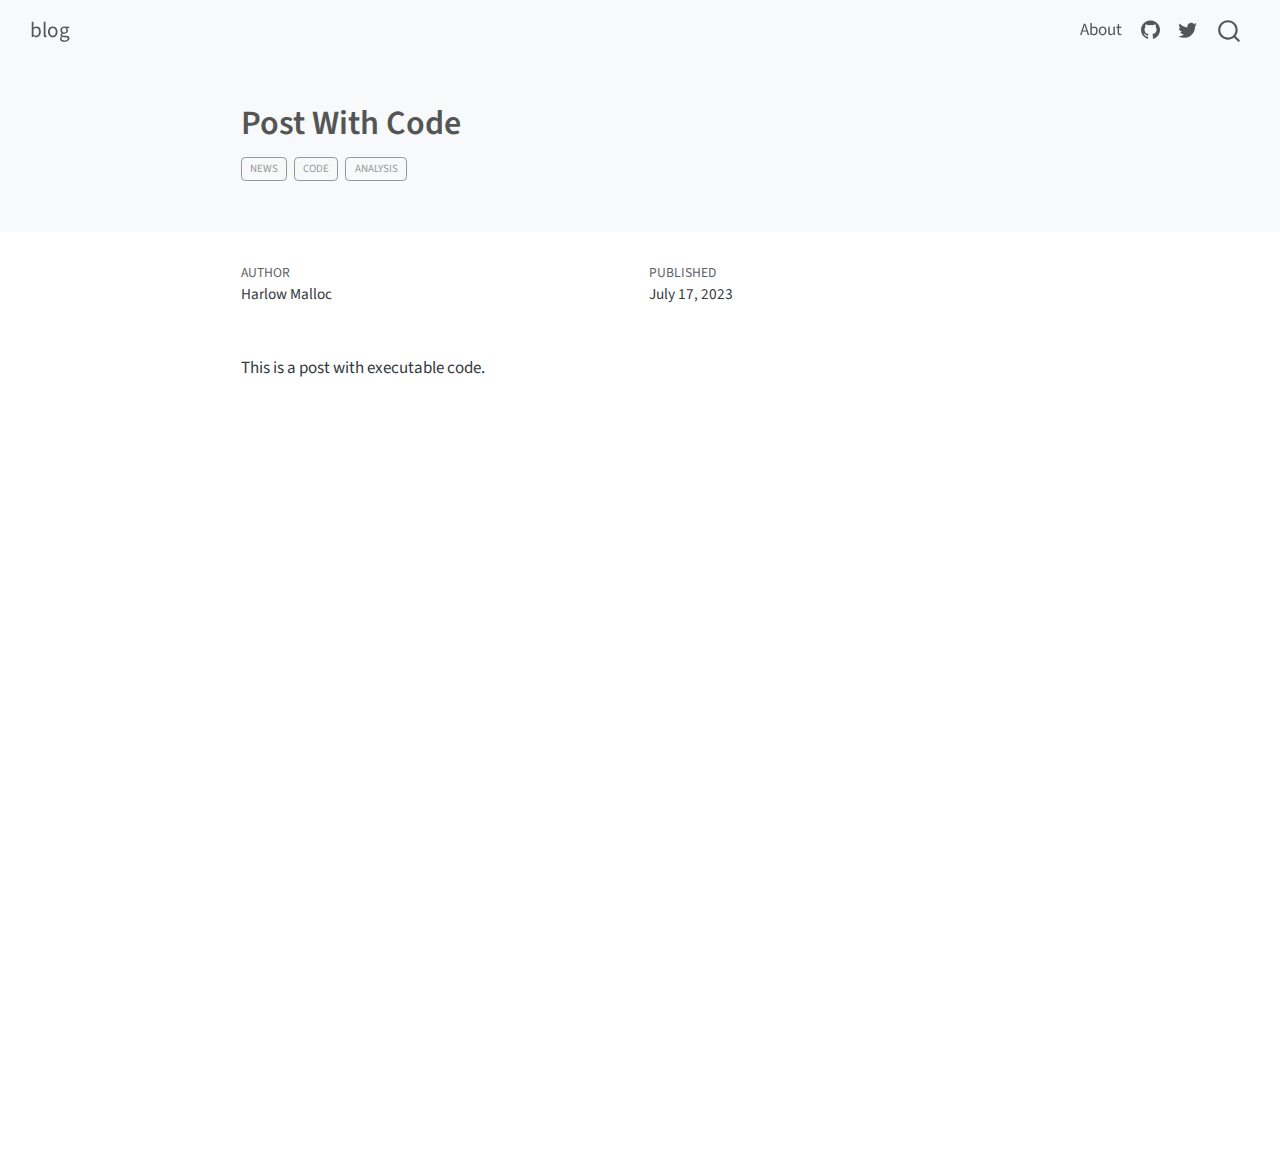
<file: posts/post-with-code/index.html>
<!DOCTYPE html>
<html xmlns="http://www.w3.org/1999/xhtml" lang="en" xml:lang="en"><head>

<meta charset="utf-8">
<meta name="generator" content="quarto-1.4.550">

<meta name="viewport" content="width=device-width, initial-scale=1.0, user-scalable=yes">

<meta name="author" content="Harlow Malloc">
<meta name="dcterms.date" content="2023-07-17">

<title>blog - Post With Code</title>
<style>
code{white-space: pre-wrap;}
span.smallcaps{font-variant: small-caps;}
div.columns{display: flex; gap: min(4vw, 1.5em);}
div.column{flex: auto; overflow-x: auto;}
div.hanging-indent{margin-left: 1.5em; text-indent: -1.5em;}
ul.task-list{list-style: none;}
ul.task-list li input[type="checkbox"] {
  width: 0.8em;
  margin: 0 0.8em 0.2em -1em; /* quarto-specific, see https://github.com/quarto-dev/quarto-cli/issues/4556 */ 
  vertical-align: middle;
}
</style>


<script src="../../site_libs/quarto-nav/quarto-nav.js"></script>
<script src="../../site_libs/quarto-nav/headroom.min.js"></script>
<script src="../../site_libs/clipboard/clipboard.min.js"></script>
<script src="../../site_libs/quarto-search/autocomplete.umd.js"></script>
<script src="../../site_libs/quarto-search/fuse.min.js"></script>
<script src="../../site_libs/quarto-search/quarto-search.js"></script>
<meta name="quarto:offset" content="../../">
<script src="../../site_libs/quarto-html/quarto.js"></script>
<script src="../../site_libs/quarto-html/popper.min.js"></script>
<script src="../../site_libs/quarto-html/tippy.umd.min.js"></script>
<script src="../../site_libs/quarto-html/anchor.min.js"></script>
<link href="../../site_libs/quarto-html/tippy.css" rel="stylesheet">
<link href="../../site_libs/quarto-html/quarto-syntax-highlighting.css" rel="stylesheet" id="quarto-text-highlighting-styles">
<script src="../../site_libs/bootstrap/bootstrap.min.js"></script>
<link href="../../site_libs/bootstrap/bootstrap-icons.css" rel="stylesheet">
<link href="../../site_libs/bootstrap/bootstrap.min.css" rel="stylesheet" id="quarto-bootstrap" data-mode="light">
<script id="quarto-search-options" type="application/json">{
  "location": "navbar",
  "copy-button": false,
  "collapse-after": 3,
  "panel-placement": "end",
  "type": "overlay",
  "limit": 50,
  "keyboard-shortcut": [
    "f",
    "/",
    "s"
  ],
  "show-item-context": false,
  "language": {
    "search-no-results-text": "No results",
    "search-matching-documents-text": "matching documents",
    "search-copy-link-title": "Copy link to search",
    "search-hide-matches-text": "Hide additional matches",
    "search-more-match-text": "more match in this document",
    "search-more-matches-text": "more matches in this document",
    "search-clear-button-title": "Clear",
    "search-text-placeholder": "",
    "search-detached-cancel-button-title": "Cancel",
    "search-submit-button-title": "Submit",
    "search-label": "Search"
  }
}</script>


<link rel="stylesheet" href="../../styles.css">
</head>

<body class="nav-fixed fullcontent">

<div id="quarto-search-results"></div>
  <header id="quarto-header" class="headroom fixed-top quarto-banner">
    <nav class="navbar navbar-expand-lg " data-bs-theme="dark">
      <div class="navbar-container container-fluid">
      <div class="navbar-brand-container mx-auto">
    <a class="navbar-brand" href="../../index.html">
    <span class="navbar-title">blog</span>
    </a>
  </div>
            <div id="quarto-search" class="" title="Search"></div>
          <button class="navbar-toggler" type="button" data-bs-toggle="collapse" data-bs-target="#navbarCollapse" aria-controls="navbarCollapse" aria-expanded="false" aria-label="Toggle navigation" onclick="if (window.quartoToggleHeadroom) { window.quartoToggleHeadroom(); }">
  <span class="navbar-toggler-icon"></span>
</button>
          <div class="collapse navbar-collapse" id="navbarCollapse">
            <ul class="navbar-nav navbar-nav-scroll ms-auto">
  <li class="nav-item">
    <a class="nav-link" href="../../about.html"> 
<span class="menu-text">About</span></a>
  </li>  
  <li class="nav-item compact">
    <a class="nav-link" href="https://github.com/"> <i class="bi bi-github" role="img">
</i> 
<span class="menu-text"></span></a>
  </li>  
  <li class="nav-item compact">
    <a class="nav-link" href="https://twitter.com"> <i class="bi bi-twitter" role="img">
</i> 
<span class="menu-text"></span></a>
  </li>  
</ul>
          </div> <!-- /navcollapse -->
          <div class="quarto-navbar-tools">
</div>
      </div> <!-- /container-fluid -->
    </nav>
</header>
<!-- content -->
<header id="title-block-header" class="quarto-title-block default page-columns page-full">
  <div class="quarto-title-banner page-columns page-full">
    <div class="quarto-title column-body">
      <h1 class="title">Post With Code</h1>
                                <div class="quarto-categories">
                <div class="quarto-category">news</div>
                <div class="quarto-category">code</div>
                <div class="quarto-category">analysis</div>
              </div>
                  </div>
  </div>
    
  
  <div class="quarto-title-meta">

      <div>
      <div class="quarto-title-meta-heading">Author</div>
      <div class="quarto-title-meta-contents">
               <p>Harlow Malloc </p>
            </div>
    </div>
      
      <div>
      <div class="quarto-title-meta-heading">Published</div>
      <div class="quarto-title-meta-contents">
        <p class="date">July 17, 2023</p>
      </div>
    </div>
    
      
    </div>
    
  
  </header><div id="quarto-content" class="quarto-container page-columns page-rows-contents page-layout-article page-navbar">
<!-- sidebar -->
<!-- margin-sidebar -->
    
<!-- main -->
<main class="content quarto-banner-title-block" id="quarto-document-content">





<p>This is a post with executable code.</p>



</main> <!-- /main -->
<script id="quarto-html-after-body" type="application/javascript">
window.document.addEventListener("DOMContentLoaded", function (event) {
  const toggleBodyColorMode = (bsSheetEl) => {
    const mode = bsSheetEl.getAttribute("data-mode");
    const bodyEl = window.document.querySelector("body");
    if (mode === "dark") {
      bodyEl.classList.add("quarto-dark");
      bodyEl.classList.remove("quarto-light");
    } else {
      bodyEl.classList.add("quarto-light");
      bodyEl.classList.remove("quarto-dark");
    }
  }
  const toggleBodyColorPrimary = () => {
    const bsSheetEl = window.document.querySelector("link#quarto-bootstrap");
    if (bsSheetEl) {
      toggleBodyColorMode(bsSheetEl);
    }
  }
  toggleBodyColorPrimary();  
  const icon = "";
  const anchorJS = new window.AnchorJS();
  anchorJS.options = {
    placement: 'right',
    icon: icon
  };
  anchorJS.add('.anchored');
  const isCodeAnnotation = (el) => {
    for (const clz of el.classList) {
      if (clz.startsWith('code-annotation-')) {                     
        return true;
      }
    }
    return false;
  }
  const clipboard = new window.ClipboardJS('.code-copy-button', {
    text: function(trigger) {
      const codeEl = trigger.previousElementSibling.cloneNode(true);
      for (const childEl of codeEl.children) {
        if (isCodeAnnotation(childEl)) {
          childEl.remove();
        }
      }
      return codeEl.innerText;
    }
  });
  clipboard.on('success', function(e) {
    // button target
    const button = e.trigger;
    // don't keep focus
    button.blur();
    // flash "checked"
    button.classList.add('code-copy-button-checked');
    var currentTitle = button.getAttribute("title");
    button.setAttribute("title", "Copied!");
    let tooltip;
    if (window.bootstrap) {
      button.setAttribute("data-bs-toggle", "tooltip");
      button.setAttribute("data-bs-placement", "left");
      button.setAttribute("data-bs-title", "Copied!");
      tooltip = new bootstrap.Tooltip(button, 
        { trigger: "manual", 
          customClass: "code-copy-button-tooltip",
          offset: [0, -8]});
      tooltip.show();    
    }
    setTimeout(function() {
      if (tooltip) {
        tooltip.hide();
        button.removeAttribute("data-bs-title");
        button.removeAttribute("data-bs-toggle");
        button.removeAttribute("data-bs-placement");
      }
      button.setAttribute("title", currentTitle);
      button.classList.remove('code-copy-button-checked');
    }, 1000);
    // clear code selection
    e.clearSelection();
  });
  function tippyHover(el, contentFn, onTriggerFn, onUntriggerFn) {
    const config = {
      allowHTML: true,
      maxWidth: 500,
      delay: 100,
      arrow: false,
      appendTo: function(el) {
          return el.parentElement;
      },
      interactive: true,
      interactiveBorder: 10,
      theme: 'quarto',
      placement: 'bottom-start',
    };
    if (contentFn) {
      config.content = contentFn;
    }
    if (onTriggerFn) {
      config.onTrigger = onTriggerFn;
    }
    if (onUntriggerFn) {
      config.onUntrigger = onUntriggerFn;
    }
    window.tippy(el, config); 
  }
  const noterefs = window.document.querySelectorAll('a[role="doc-noteref"]');
  for (var i=0; i<noterefs.length; i++) {
    const ref = noterefs[i];
    tippyHover(ref, function() {
      // use id or data attribute instead here
      let href = ref.getAttribute('data-footnote-href') || ref.getAttribute('href');
      try { href = new URL(href).hash; } catch {}
      const id = href.replace(/^#\/?/, "");
      const note = window.document.getElementById(id);
      return note.innerHTML;
    });
  }
  const xrefs = window.document.querySelectorAll('a.quarto-xref');
  const processXRef = (id, note) => {
    // Strip column container classes
    const stripColumnClz = (el) => {
      el.classList.remove("page-full", "page-columns");
      if (el.children) {
        for (const child of el.children) {
          stripColumnClz(child);
        }
      }
    }
    stripColumnClz(note)
    if (id === null || id.startsWith('sec-')) {
      // Special case sections, only their first couple elements
      const container = document.createElement("div");
      if (note.children && note.children.length > 2) {
        container.appendChild(note.children[0].cloneNode(true));
        for (let i = 1; i < note.children.length; i++) {
          const child = note.children[i];
          if (child.tagName === "P" && child.innerText === "") {
            continue;
          } else {
            container.appendChild(child.cloneNode(true));
            break;
          }
        }
        if (window.Quarto?.typesetMath) {
          window.Quarto.typesetMath(container);
        }
        return container.innerHTML
      } else {
        if (window.Quarto?.typesetMath) {
          window.Quarto.typesetMath(note);
        }
        return note.innerHTML;
      }
    } else {
      // Remove any anchor links if they are present
      const anchorLink = note.querySelector('a.anchorjs-link');
      if (anchorLink) {
        anchorLink.remove();
      }
      if (window.Quarto?.typesetMath) {
        window.Quarto.typesetMath(note);
      }
      // TODO in 1.5, we should make sure this works without a callout special case
      if (note.classList.contains("callout")) {
        return note.outerHTML;
      } else {
        return note.innerHTML;
      }
    }
  }
  for (var i=0; i<xrefs.length; i++) {
    const xref = xrefs[i];
    tippyHover(xref, undefined, function(instance) {
      instance.disable();
      let url = xref.getAttribute('href');
      let hash = undefined; 
      if (url.startsWith('#')) {
        hash = url;
      } else {
        try { hash = new URL(url).hash; } catch {}
      }
      if (hash) {
        const id = hash.replace(/^#\/?/, "");
        const note = window.document.getElementById(id);
        if (note !== null) {
          try {
            const html = processXRef(id, note.cloneNode(true));
            instance.setContent(html);
          } finally {
            instance.enable();
            instance.show();
          }
        } else {
          // See if we can fetch this
          fetch(url.split('#')[0])
          .then(res => res.text())
          .then(html => {
            const parser = new DOMParser();
            const htmlDoc = parser.parseFromString(html, "text/html");
            const note = htmlDoc.getElementById(id);
            if (note !== null) {
              const html = processXRef(id, note);
              instance.setContent(html);
            } 
          }).finally(() => {
            instance.enable();
            instance.show();
          });
        }
      } else {
        // See if we can fetch a full url (with no hash to target)
        // This is a special case and we should probably do some content thinning / targeting
        fetch(url)
        .then(res => res.text())
        .then(html => {
          const parser = new DOMParser();
          const htmlDoc = parser.parseFromString(html, "text/html");
          const note = htmlDoc.querySelector('main.content');
          if (note !== null) {
            // This should only happen for chapter cross references
            // (since there is no id in the URL)
            // remove the first header
            if (note.children.length > 0 && note.children[0].tagName === "HEADER") {
              note.children[0].remove();
            }
            const html = processXRef(null, note);
            instance.setContent(html);
          } 
        }).finally(() => {
          instance.enable();
          instance.show();
        });
      }
    }, function(instance) {
    });
  }
      let selectedAnnoteEl;
      const selectorForAnnotation = ( cell, annotation) => {
        let cellAttr = 'data-code-cell="' + cell + '"';
        let lineAttr = 'data-code-annotation="' +  annotation + '"';
        const selector = 'span[' + cellAttr + '][' + lineAttr + ']';
        return selector;
      }
      const selectCodeLines = (annoteEl) => {
        const doc = window.document;
        const targetCell = annoteEl.getAttribute("data-target-cell");
        const targetAnnotation = annoteEl.getAttribute("data-target-annotation");
        const annoteSpan = window.document.querySelector(selectorForAnnotation(targetCell, targetAnnotation));
        const lines = annoteSpan.getAttribute("data-code-lines").split(",");
        const lineIds = lines.map((line) => {
          return targetCell + "-" + line;
        })
        let top = null;
        let height = null;
        let parent = null;
        if (lineIds.length > 0) {
            //compute the position of the single el (top and bottom and make a div)
            const el = window.document.getElementById(lineIds[0]);
            top = el.offsetTop;
            height = el.offsetHeight;
            parent = el.parentElement.parentElement;
          if (lineIds.length > 1) {
            const lastEl = window.document.getElementById(lineIds[lineIds.length - 1]);
            const bottom = lastEl.offsetTop + lastEl.offsetHeight;
            height = bottom - top;
          }
          if (top !== null && height !== null && parent !== null) {
            // cook up a div (if necessary) and position it 
            let div = window.document.getElementById("code-annotation-line-highlight");
            if (div === null) {
              div = window.document.createElement("div");
              div.setAttribute("id", "code-annotation-line-highlight");
              div.style.position = 'absolute';
              parent.appendChild(div);
            }
            div.style.top = top - 2 + "px";
            div.style.height = height + 4 + "px";
            div.style.left = 0;
            let gutterDiv = window.document.getElementById("code-annotation-line-highlight-gutter");
            if (gutterDiv === null) {
              gutterDiv = window.document.createElement("div");
              gutterDiv.setAttribute("id", "code-annotation-line-highlight-gutter");
              gutterDiv.style.position = 'absolute';
              const codeCell = window.document.getElementById(targetCell);
              const gutter = codeCell.querySelector('.code-annotation-gutter');
              gutter.appendChild(gutterDiv);
            }
            gutterDiv.style.top = top - 2 + "px";
            gutterDiv.style.height = height + 4 + "px";
          }
          selectedAnnoteEl = annoteEl;
        }
      };
      const unselectCodeLines = () => {
        const elementsIds = ["code-annotation-line-highlight", "code-annotation-line-highlight-gutter"];
        elementsIds.forEach((elId) => {
          const div = window.document.getElementById(elId);
          if (div) {
            div.remove();
          }
        });
        selectedAnnoteEl = undefined;
      };
        // Handle positioning of the toggle
    window.addEventListener(
      "resize",
      throttle(() => {
        elRect = undefined;
        if (selectedAnnoteEl) {
          selectCodeLines(selectedAnnoteEl);
        }
      }, 10)
    );
    function throttle(fn, ms) {
    let throttle = false;
    let timer;
      return (...args) => {
        if(!throttle) { // first call gets through
            fn.apply(this, args);
            throttle = true;
        } else { // all the others get throttled
            if(timer) clearTimeout(timer); // cancel #2
            timer = setTimeout(() => {
              fn.apply(this, args);
              timer = throttle = false;
            }, ms);
        }
      };
    }
      // Attach click handler to the DT
      const annoteDls = window.document.querySelectorAll('dt[data-target-cell]');
      for (const annoteDlNode of annoteDls) {
        annoteDlNode.addEventListener('click', (event) => {
          const clickedEl = event.target;
          if (clickedEl !== selectedAnnoteEl) {
            unselectCodeLines();
            const activeEl = window.document.querySelector('dt[data-target-cell].code-annotation-active');
            if (activeEl) {
              activeEl.classList.remove('code-annotation-active');
            }
            selectCodeLines(clickedEl);
            clickedEl.classList.add('code-annotation-active');
          } else {
            // Unselect the line
            unselectCodeLines();
            clickedEl.classList.remove('code-annotation-active');
          }
        });
      }
  const findCites = (el) => {
    const parentEl = el.parentElement;
    if (parentEl) {
      const cites = parentEl.dataset.cites;
      if (cites) {
        return {
          el,
          cites: cites.split(' ')
        };
      } else {
        return findCites(el.parentElement)
      }
    } else {
      return undefined;
    }
  };
  var bibliorefs = window.document.querySelectorAll('a[role="doc-biblioref"]');
  for (var i=0; i<bibliorefs.length; i++) {
    const ref = bibliorefs[i];
    const citeInfo = findCites(ref);
    if (citeInfo) {
      tippyHover(citeInfo.el, function() {
        var popup = window.document.createElement('div');
        citeInfo.cites.forEach(function(cite) {
          var citeDiv = window.document.createElement('div');
          citeDiv.classList.add('hanging-indent');
          citeDiv.classList.add('csl-entry');
          var biblioDiv = window.document.getElementById('ref-' + cite);
          if (biblioDiv) {
            citeDiv.innerHTML = biblioDiv.innerHTML;
          }
          popup.appendChild(citeDiv);
        });
        return popup.innerHTML;
      });
    }
  }
});
</script>
</div> <!-- /content -->




</body></html>
</file>
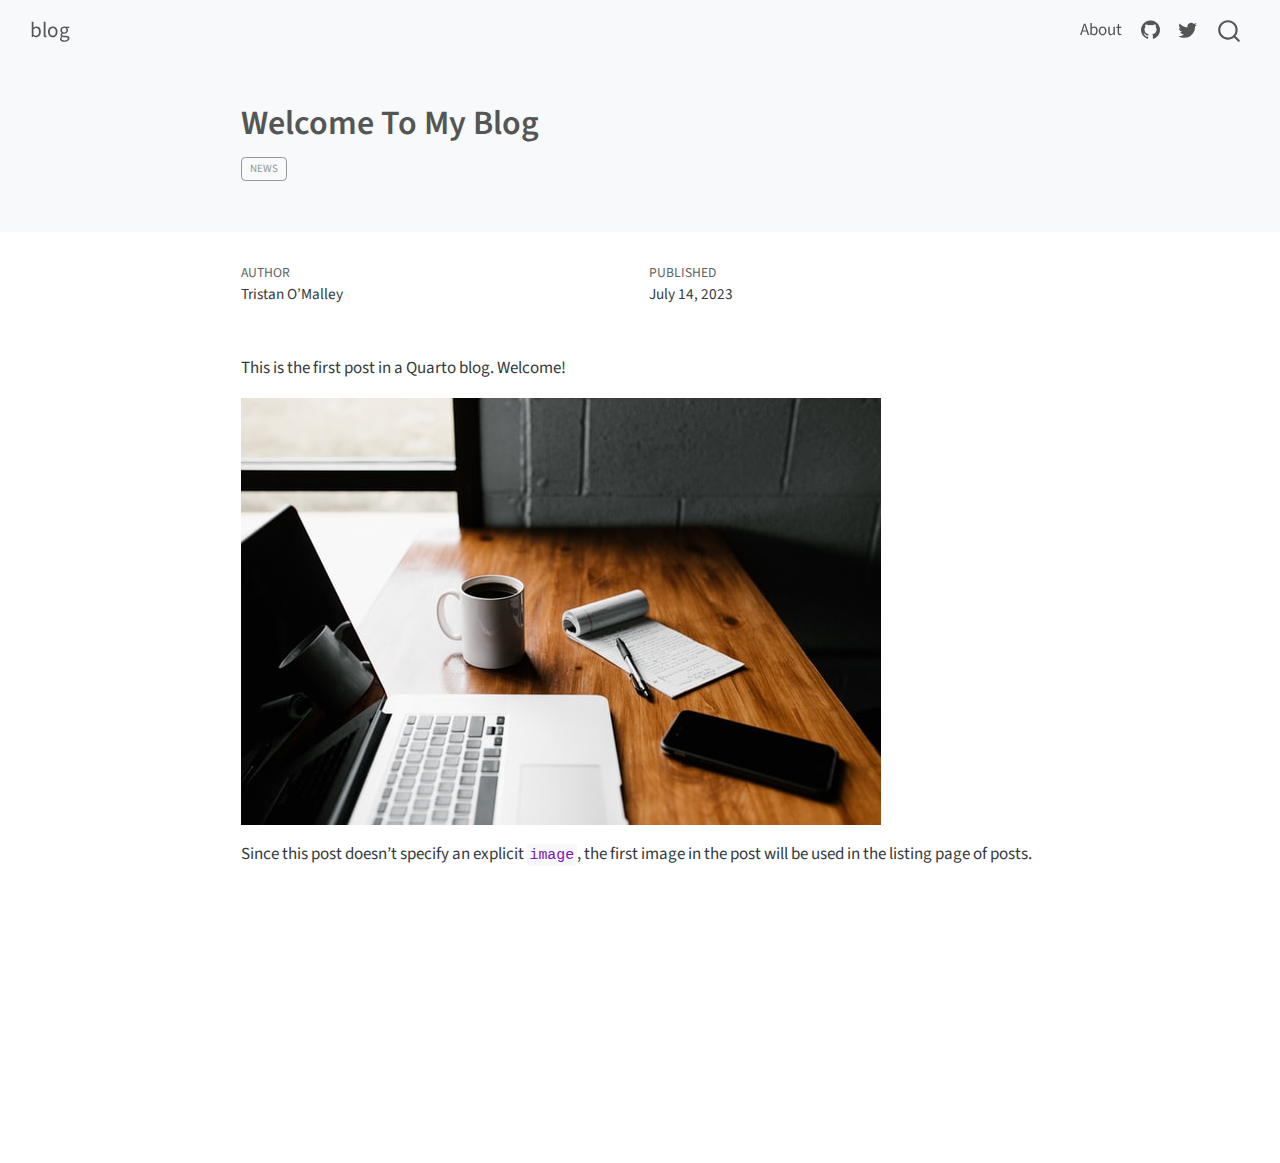
<file: posts/welcome/index.html>
<!DOCTYPE html>
<html xmlns="http://www.w3.org/1999/xhtml" lang="en" xml:lang="en"><head>

<meta charset="utf-8">
<meta name="generator" content="quarto-1.4.550">

<meta name="viewport" content="width=device-width, initial-scale=1.0, user-scalable=yes">

<meta name="author" content="Tristan O’Malley">
<meta name="dcterms.date" content="2023-07-14">

<title>blog - Welcome To My Blog</title>
<style>
code{white-space: pre-wrap;}
span.smallcaps{font-variant: small-caps;}
div.columns{display: flex; gap: min(4vw, 1.5em);}
div.column{flex: auto; overflow-x: auto;}
div.hanging-indent{margin-left: 1.5em; text-indent: -1.5em;}
ul.task-list{list-style: none;}
ul.task-list li input[type="checkbox"] {
  width: 0.8em;
  margin: 0 0.8em 0.2em -1em; /* quarto-specific, see https://github.com/quarto-dev/quarto-cli/issues/4556 */ 
  vertical-align: middle;
}
</style>


<script src="../../site_libs/quarto-nav/quarto-nav.js"></script>
<script src="../../site_libs/quarto-nav/headroom.min.js"></script>
<script src="../../site_libs/clipboard/clipboard.min.js"></script>
<script src="../../site_libs/quarto-search/autocomplete.umd.js"></script>
<script src="../../site_libs/quarto-search/fuse.min.js"></script>
<script src="../../site_libs/quarto-search/quarto-search.js"></script>
<meta name="quarto:offset" content="../../">
<script src="../../site_libs/quarto-html/quarto.js"></script>
<script src="../../site_libs/quarto-html/popper.min.js"></script>
<script src="../../site_libs/quarto-html/tippy.umd.min.js"></script>
<script src="../../site_libs/quarto-html/anchor.min.js"></script>
<link href="../../site_libs/quarto-html/tippy.css" rel="stylesheet">
<link href="../../site_libs/quarto-html/quarto-syntax-highlighting.css" rel="stylesheet" id="quarto-text-highlighting-styles">
<script src="../../site_libs/bootstrap/bootstrap.min.js"></script>
<link href="../../site_libs/bootstrap/bootstrap-icons.css" rel="stylesheet">
<link href="../../site_libs/bootstrap/bootstrap.min.css" rel="stylesheet" id="quarto-bootstrap" data-mode="light">
<script id="quarto-search-options" type="application/json">{
  "location": "navbar",
  "copy-button": false,
  "collapse-after": 3,
  "panel-placement": "end",
  "type": "overlay",
  "limit": 50,
  "keyboard-shortcut": [
    "f",
    "/",
    "s"
  ],
  "show-item-context": false,
  "language": {
    "search-no-results-text": "No results",
    "search-matching-documents-text": "matching documents",
    "search-copy-link-title": "Copy link to search",
    "search-hide-matches-text": "Hide additional matches",
    "search-more-match-text": "more match in this document",
    "search-more-matches-text": "more matches in this document",
    "search-clear-button-title": "Clear",
    "search-text-placeholder": "",
    "search-detached-cancel-button-title": "Cancel",
    "search-submit-button-title": "Submit",
    "search-label": "Search"
  }
}</script>


<link rel="stylesheet" href="../../styles.css">
</head>

<body class="nav-fixed fullcontent">

<div id="quarto-search-results"></div>
  <header id="quarto-header" class="headroom fixed-top quarto-banner">
    <nav class="navbar navbar-expand-lg " data-bs-theme="dark">
      <div class="navbar-container container-fluid">
      <div class="navbar-brand-container mx-auto">
    <a class="navbar-brand" href="../../index.html">
    <span class="navbar-title">blog</span>
    </a>
  </div>
            <div id="quarto-search" class="" title="Search"></div>
          <button class="navbar-toggler" type="button" data-bs-toggle="collapse" data-bs-target="#navbarCollapse" aria-controls="navbarCollapse" aria-expanded="false" aria-label="Toggle navigation" onclick="if (window.quartoToggleHeadroom) { window.quartoToggleHeadroom(); }">
  <span class="navbar-toggler-icon"></span>
</button>
          <div class="collapse navbar-collapse" id="navbarCollapse">
            <ul class="navbar-nav navbar-nav-scroll ms-auto">
  <li class="nav-item">
    <a class="nav-link" href="../../about.html"> 
<span class="menu-text">About</span></a>
  </li>  
  <li class="nav-item compact">
    <a class="nav-link" href="https://github.com/"> <i class="bi bi-github" role="img">
</i> 
<span class="menu-text"></span></a>
  </li>  
  <li class="nav-item compact">
    <a class="nav-link" href="https://twitter.com"> <i class="bi bi-twitter" role="img">
</i> 
<span class="menu-text"></span></a>
  </li>  
</ul>
          </div> <!-- /navcollapse -->
          <div class="quarto-navbar-tools">
</div>
      </div> <!-- /container-fluid -->
    </nav>
</header>
<!-- content -->
<header id="title-block-header" class="quarto-title-block default page-columns page-full">
  <div class="quarto-title-banner page-columns page-full">
    <div class="quarto-title column-body">
      <h1 class="title">Welcome To My Blog</h1>
                                <div class="quarto-categories">
                <div class="quarto-category">news</div>
              </div>
                  </div>
  </div>
    
  
  <div class="quarto-title-meta">

      <div>
      <div class="quarto-title-meta-heading">Author</div>
      <div class="quarto-title-meta-contents">
               <p>Tristan O’Malley </p>
            </div>
    </div>
      
      <div>
      <div class="quarto-title-meta-heading">Published</div>
      <div class="quarto-title-meta-contents">
        <p class="date">July 14, 2023</p>
      </div>
    </div>
    
      
    </div>
    
  
  </header><div id="quarto-content" class="quarto-container page-columns page-rows-contents page-layout-article page-navbar">
<!-- sidebar -->
<!-- margin-sidebar -->
    
<!-- main -->
<main class="content quarto-banner-title-block" id="quarto-document-content">





<p>This is the first post in a Quarto blog. Welcome!</p>
<p><img src="thumbnail.jpg" class="img-fluid"></p>
<p>Since this post doesn’t specify an explicit <code>image</code>, the first image in the post will be used in the listing page of posts.</p>



</main> <!-- /main -->
<script id="quarto-html-after-body" type="application/javascript">
window.document.addEventListener("DOMContentLoaded", function (event) {
  const toggleBodyColorMode = (bsSheetEl) => {
    const mode = bsSheetEl.getAttribute("data-mode");
    const bodyEl = window.document.querySelector("body");
    if (mode === "dark") {
      bodyEl.classList.add("quarto-dark");
      bodyEl.classList.remove("quarto-light");
    } else {
      bodyEl.classList.add("quarto-light");
      bodyEl.classList.remove("quarto-dark");
    }
  }
  const toggleBodyColorPrimary = () => {
    const bsSheetEl = window.document.querySelector("link#quarto-bootstrap");
    if (bsSheetEl) {
      toggleBodyColorMode(bsSheetEl);
    }
  }
  toggleBodyColorPrimary();  
  const icon = "";
  const anchorJS = new window.AnchorJS();
  anchorJS.options = {
    placement: 'right',
    icon: icon
  };
  anchorJS.add('.anchored');
  const isCodeAnnotation = (el) => {
    for (const clz of el.classList) {
      if (clz.startsWith('code-annotation-')) {                     
        return true;
      }
    }
    return false;
  }
  const clipboard = new window.ClipboardJS('.code-copy-button', {
    text: function(trigger) {
      const codeEl = trigger.previousElementSibling.cloneNode(true);
      for (const childEl of codeEl.children) {
        if (isCodeAnnotation(childEl)) {
          childEl.remove();
        }
      }
      return codeEl.innerText;
    }
  });
  clipboard.on('success', function(e) {
    // button target
    const button = e.trigger;
    // don't keep focus
    button.blur();
    // flash "checked"
    button.classList.add('code-copy-button-checked');
    var currentTitle = button.getAttribute("title");
    button.setAttribute("title", "Copied!");
    let tooltip;
    if (window.bootstrap) {
      button.setAttribute("data-bs-toggle", "tooltip");
      button.setAttribute("data-bs-placement", "left");
      button.setAttribute("data-bs-title", "Copied!");
      tooltip = new bootstrap.Tooltip(button, 
        { trigger: "manual", 
          customClass: "code-copy-button-tooltip",
          offset: [0, -8]});
      tooltip.show();    
    }
    setTimeout(function() {
      if (tooltip) {
        tooltip.hide();
        button.removeAttribute("data-bs-title");
        button.removeAttribute("data-bs-toggle");
        button.removeAttribute("data-bs-placement");
      }
      button.setAttribute("title", currentTitle);
      button.classList.remove('code-copy-button-checked');
    }, 1000);
    // clear code selection
    e.clearSelection();
  });
  function tippyHover(el, contentFn, onTriggerFn, onUntriggerFn) {
    const config = {
      allowHTML: true,
      maxWidth: 500,
      delay: 100,
      arrow: false,
      appendTo: function(el) {
          return el.parentElement;
      },
      interactive: true,
      interactiveBorder: 10,
      theme: 'quarto',
      placement: 'bottom-start',
    };
    if (contentFn) {
      config.content = contentFn;
    }
    if (onTriggerFn) {
      config.onTrigger = onTriggerFn;
    }
    if (onUntriggerFn) {
      config.onUntrigger = onUntriggerFn;
    }
    window.tippy(el, config); 
  }
  const noterefs = window.document.querySelectorAll('a[role="doc-noteref"]');
  for (var i=0; i<noterefs.length; i++) {
    const ref = noterefs[i];
    tippyHover(ref, function() {
      // use id or data attribute instead here
      let href = ref.getAttribute('data-footnote-href') || ref.getAttribute('href');
      try { href = new URL(href).hash; } catch {}
      const id = href.replace(/^#\/?/, "");
      const note = window.document.getElementById(id);
      return note.innerHTML;
    });
  }
  const xrefs = window.document.querySelectorAll('a.quarto-xref');
  const processXRef = (id, note) => {
    // Strip column container classes
    const stripColumnClz = (el) => {
      el.classList.remove("page-full", "page-columns");
      if (el.children) {
        for (const child of el.children) {
          stripColumnClz(child);
        }
      }
    }
    stripColumnClz(note)
    if (id === null || id.startsWith('sec-')) {
      // Special case sections, only their first couple elements
      const container = document.createElement("div");
      if (note.children && note.children.length > 2) {
        container.appendChild(note.children[0].cloneNode(true));
        for (let i = 1; i < note.children.length; i++) {
          const child = note.children[i];
          if (child.tagName === "P" && child.innerText === "") {
            continue;
          } else {
            container.appendChild(child.cloneNode(true));
            break;
          }
        }
        if (window.Quarto?.typesetMath) {
          window.Quarto.typesetMath(container);
        }
        return container.innerHTML
      } else {
        if (window.Quarto?.typesetMath) {
          window.Quarto.typesetMath(note);
        }
        return note.innerHTML;
      }
    } else {
      // Remove any anchor links if they are present
      const anchorLink = note.querySelector('a.anchorjs-link');
      if (anchorLink) {
        anchorLink.remove();
      }
      if (window.Quarto?.typesetMath) {
        window.Quarto.typesetMath(note);
      }
      // TODO in 1.5, we should make sure this works without a callout special case
      if (note.classList.contains("callout")) {
        return note.outerHTML;
      } else {
        return note.innerHTML;
      }
    }
  }
  for (var i=0; i<xrefs.length; i++) {
    const xref = xrefs[i];
    tippyHover(xref, undefined, function(instance) {
      instance.disable();
      let url = xref.getAttribute('href');
      let hash = undefined; 
      if (url.startsWith('#')) {
        hash = url;
      } else {
        try { hash = new URL(url).hash; } catch {}
      }
      if (hash) {
        const id = hash.replace(/^#\/?/, "");
        const note = window.document.getElementById(id);
        if (note !== null) {
          try {
            const html = processXRef(id, note.cloneNode(true));
            instance.setContent(html);
          } finally {
            instance.enable();
            instance.show();
          }
        } else {
          // See if we can fetch this
          fetch(url.split('#')[0])
          .then(res => res.text())
          .then(html => {
            const parser = new DOMParser();
            const htmlDoc = parser.parseFromString(html, "text/html");
            const note = htmlDoc.getElementById(id);
            if (note !== null) {
              const html = processXRef(id, note);
              instance.setContent(html);
            } 
          }).finally(() => {
            instance.enable();
            instance.show();
          });
        }
      } else {
        // See if we can fetch a full url (with no hash to target)
        // This is a special case and we should probably do some content thinning / targeting
        fetch(url)
        .then(res => res.text())
        .then(html => {
          const parser = new DOMParser();
          const htmlDoc = parser.parseFromString(html, "text/html");
          const note = htmlDoc.querySelector('main.content');
          if (note !== null) {
            // This should only happen for chapter cross references
            // (since there is no id in the URL)
            // remove the first header
            if (note.children.length > 0 && note.children[0].tagName === "HEADER") {
              note.children[0].remove();
            }
            const html = processXRef(null, note);
            instance.setContent(html);
          } 
        }).finally(() => {
          instance.enable();
          instance.show();
        });
      }
    }, function(instance) {
    });
  }
      let selectedAnnoteEl;
      const selectorForAnnotation = ( cell, annotation) => {
        let cellAttr = 'data-code-cell="' + cell + '"';
        let lineAttr = 'data-code-annotation="' +  annotation + '"';
        const selector = 'span[' + cellAttr + '][' + lineAttr + ']';
        return selector;
      }
      const selectCodeLines = (annoteEl) => {
        const doc = window.document;
        const targetCell = annoteEl.getAttribute("data-target-cell");
        const targetAnnotation = annoteEl.getAttribute("data-target-annotation");
        const annoteSpan = window.document.querySelector(selectorForAnnotation(targetCell, targetAnnotation));
        const lines = annoteSpan.getAttribute("data-code-lines").split(",");
        const lineIds = lines.map((line) => {
          return targetCell + "-" + line;
        })
        let top = null;
        let height = null;
        let parent = null;
        if (lineIds.length > 0) {
            //compute the position of the single el (top and bottom and make a div)
            const el = window.document.getElementById(lineIds[0]);
            top = el.offsetTop;
            height = el.offsetHeight;
            parent = el.parentElement.parentElement;
          if (lineIds.length > 1) {
            const lastEl = window.document.getElementById(lineIds[lineIds.length - 1]);
            const bottom = lastEl.offsetTop + lastEl.offsetHeight;
            height = bottom - top;
          }
          if (top !== null && height !== null && parent !== null) {
            // cook up a div (if necessary) and position it 
            let div = window.document.getElementById("code-annotation-line-highlight");
            if (div === null) {
              div = window.document.createElement("div");
              div.setAttribute("id", "code-annotation-line-highlight");
              div.style.position = 'absolute';
              parent.appendChild(div);
            }
            div.style.top = top - 2 + "px";
            div.style.height = height + 4 + "px";
            div.style.left = 0;
            let gutterDiv = window.document.getElementById("code-annotation-line-highlight-gutter");
            if (gutterDiv === null) {
              gutterDiv = window.document.createElement("div");
              gutterDiv.setAttribute("id", "code-annotation-line-highlight-gutter");
              gutterDiv.style.position = 'absolute';
              const codeCell = window.document.getElementById(targetCell);
              const gutter = codeCell.querySelector('.code-annotation-gutter');
              gutter.appendChild(gutterDiv);
            }
            gutterDiv.style.top = top - 2 + "px";
            gutterDiv.style.height = height + 4 + "px";
          }
          selectedAnnoteEl = annoteEl;
        }
      };
      const unselectCodeLines = () => {
        const elementsIds = ["code-annotation-line-highlight", "code-annotation-line-highlight-gutter"];
        elementsIds.forEach((elId) => {
          const div = window.document.getElementById(elId);
          if (div) {
            div.remove();
          }
        });
        selectedAnnoteEl = undefined;
      };
        // Handle positioning of the toggle
    window.addEventListener(
      "resize",
      throttle(() => {
        elRect = undefined;
        if (selectedAnnoteEl) {
          selectCodeLines(selectedAnnoteEl);
        }
      }, 10)
    );
    function throttle(fn, ms) {
    let throttle = false;
    let timer;
      return (...args) => {
        if(!throttle) { // first call gets through
            fn.apply(this, args);
            throttle = true;
        } else { // all the others get throttled
            if(timer) clearTimeout(timer); // cancel #2
            timer = setTimeout(() => {
              fn.apply(this, args);
              timer = throttle = false;
            }, ms);
        }
      };
    }
      // Attach click handler to the DT
      const annoteDls = window.document.querySelectorAll('dt[data-target-cell]');
      for (const annoteDlNode of annoteDls) {
        annoteDlNode.addEventListener('click', (event) => {
          const clickedEl = event.target;
          if (clickedEl !== selectedAnnoteEl) {
            unselectCodeLines();
            const activeEl = window.document.querySelector('dt[data-target-cell].code-annotation-active');
            if (activeEl) {
              activeEl.classList.remove('code-annotation-active');
            }
            selectCodeLines(clickedEl);
            clickedEl.classList.add('code-annotation-active');
          } else {
            // Unselect the line
            unselectCodeLines();
            clickedEl.classList.remove('code-annotation-active');
          }
        });
      }
  const findCites = (el) => {
    const parentEl = el.parentElement;
    if (parentEl) {
      const cites = parentEl.dataset.cites;
      if (cites) {
        return {
          el,
          cites: cites.split(' ')
        };
      } else {
        return findCites(el.parentElement)
      }
    } else {
      return undefined;
    }
  };
  var bibliorefs = window.document.querySelectorAll('a[role="doc-biblioref"]');
  for (var i=0; i<bibliorefs.length; i++) {
    const ref = bibliorefs[i];
    const citeInfo = findCites(ref);
    if (citeInfo) {
      tippyHover(citeInfo.el, function() {
        var popup = window.document.createElement('div');
        citeInfo.cites.forEach(function(cite) {
          var citeDiv = window.document.createElement('div');
          citeDiv.classList.add('hanging-indent');
          citeDiv.classList.add('csl-entry');
          var biblioDiv = window.document.getElementById('ref-' + cite);
          if (biblioDiv) {
            citeDiv.innerHTML = biblioDiv.innerHTML;
          }
          popup.appendChild(citeDiv);
        });
        return popup.innerHTML;
      });
    }
  }
});
</script>
</div> <!-- /content -->




</body></html>
</file>
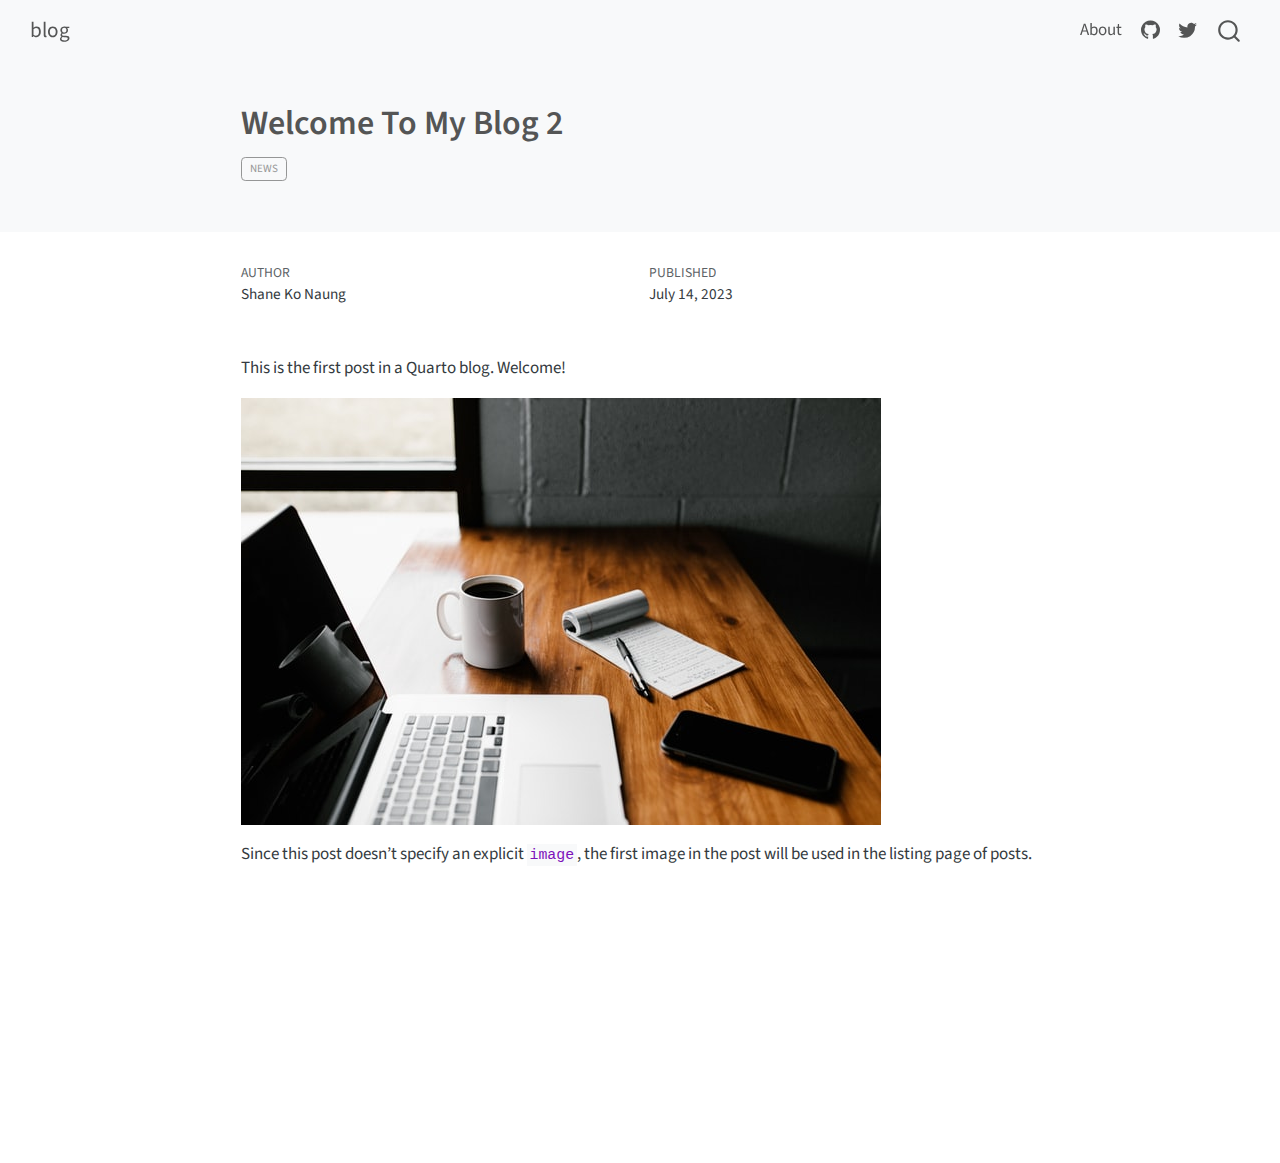
<file: posts/welcome2/index.html>
<!DOCTYPE html>
<html xmlns="http://www.w3.org/1999/xhtml" lang="en" xml:lang="en"><head>

<meta charset="utf-8">
<meta name="generator" content="quarto-1.4.550">

<meta name="viewport" content="width=device-width, initial-scale=1.0, user-scalable=yes">

<meta name="author" content="Shane Ko Naung">
<meta name="dcterms.date" content="2023-07-14">

<title>blog - Welcome To My Blog 2</title>
<style>
code{white-space: pre-wrap;}
span.smallcaps{font-variant: small-caps;}
div.columns{display: flex; gap: min(4vw, 1.5em);}
div.column{flex: auto; overflow-x: auto;}
div.hanging-indent{margin-left: 1.5em; text-indent: -1.5em;}
ul.task-list{list-style: none;}
ul.task-list li input[type="checkbox"] {
  width: 0.8em;
  margin: 0 0.8em 0.2em -1em; /* quarto-specific, see https://github.com/quarto-dev/quarto-cli/issues/4556 */ 
  vertical-align: middle;
}
</style>


<script src="../../site_libs/quarto-nav/quarto-nav.js"></script>
<script src="../../site_libs/quarto-nav/headroom.min.js"></script>
<script src="../../site_libs/clipboard/clipboard.min.js"></script>
<script src="../../site_libs/quarto-search/autocomplete.umd.js"></script>
<script src="../../site_libs/quarto-search/fuse.min.js"></script>
<script src="../../site_libs/quarto-search/quarto-search.js"></script>
<meta name="quarto:offset" content="../../">
<script src="../../site_libs/quarto-html/quarto.js"></script>
<script src="../../site_libs/quarto-html/popper.min.js"></script>
<script src="../../site_libs/quarto-html/tippy.umd.min.js"></script>
<script src="../../site_libs/quarto-html/anchor.min.js"></script>
<link href="../../site_libs/quarto-html/tippy.css" rel="stylesheet">
<link href="../../site_libs/quarto-html/quarto-syntax-highlighting.css" rel="stylesheet" id="quarto-text-highlighting-styles">
<script src="../../site_libs/bootstrap/bootstrap.min.js"></script>
<link href="../../site_libs/bootstrap/bootstrap-icons.css" rel="stylesheet">
<link href="../../site_libs/bootstrap/bootstrap.min.css" rel="stylesheet" id="quarto-bootstrap" data-mode="light">
<script id="quarto-search-options" type="application/json">{
  "location": "navbar",
  "copy-button": false,
  "collapse-after": 3,
  "panel-placement": "end",
  "type": "overlay",
  "limit": 50,
  "keyboard-shortcut": [
    "f",
    "/",
    "s"
  ],
  "show-item-context": false,
  "language": {
    "search-no-results-text": "No results",
    "search-matching-documents-text": "matching documents",
    "search-copy-link-title": "Copy link to search",
    "search-hide-matches-text": "Hide additional matches",
    "search-more-match-text": "more match in this document",
    "search-more-matches-text": "more matches in this document",
    "search-clear-button-title": "Clear",
    "search-text-placeholder": "",
    "search-detached-cancel-button-title": "Cancel",
    "search-submit-button-title": "Submit",
    "search-label": "Search"
  }
}</script>


<link rel="stylesheet" href="../../styles.css">
</head>

<body class="nav-fixed fullcontent">

<div id="quarto-search-results"></div>
  <header id="quarto-header" class="headroom fixed-top quarto-banner">
    <nav class="navbar navbar-expand-lg " data-bs-theme="dark">
      <div class="navbar-container container-fluid">
      <div class="navbar-brand-container mx-auto">
    <a class="navbar-brand" href="../../index.html">
    <span class="navbar-title">blog</span>
    </a>
  </div>
            <div id="quarto-search" class="" title="Search"></div>
          <button class="navbar-toggler" type="button" data-bs-toggle="collapse" data-bs-target="#navbarCollapse" aria-controls="navbarCollapse" aria-expanded="false" aria-label="Toggle navigation" onclick="if (window.quartoToggleHeadroom) { window.quartoToggleHeadroom(); }">
  <span class="navbar-toggler-icon"></span>
</button>
          <div class="collapse navbar-collapse" id="navbarCollapse">
            <ul class="navbar-nav navbar-nav-scroll ms-auto">
  <li class="nav-item">
    <a class="nav-link" href="../../about.html"> 
<span class="menu-text">About</span></a>
  </li>  
  <li class="nav-item compact">
    <a class="nav-link" href="https://github.com/"> <i class="bi bi-github" role="img">
</i> 
<span class="menu-text"></span></a>
  </li>  
  <li class="nav-item compact">
    <a class="nav-link" href="https://twitter.com"> <i class="bi bi-twitter" role="img">
</i> 
<span class="menu-text"></span></a>
  </li>  
</ul>
          </div> <!-- /navcollapse -->
          <div class="quarto-navbar-tools">
</div>
      </div> <!-- /container-fluid -->
    </nav>
</header>
<!-- content -->
<header id="title-block-header" class="quarto-title-block default page-columns page-full">
  <div class="quarto-title-banner page-columns page-full">
    <div class="quarto-title column-body">
      <h1 class="title">Welcome To My Blog 2</h1>
                                <div class="quarto-categories">
                <div class="quarto-category">news</div>
              </div>
                  </div>
  </div>
    
  
  <div class="quarto-title-meta">

      <div>
      <div class="quarto-title-meta-heading">Author</div>
      <div class="quarto-title-meta-contents">
               <p>Shane Ko Naung </p>
            </div>
    </div>
      
      <div>
      <div class="quarto-title-meta-heading">Published</div>
      <div class="quarto-title-meta-contents">
        <p class="date">July 14, 2023</p>
      </div>
    </div>
    
      
    </div>
    
  
  </header><div id="quarto-content" class="quarto-container page-columns page-rows-contents page-layout-article page-navbar">
<!-- sidebar -->
<!-- margin-sidebar -->
    
<!-- main -->
<main class="content quarto-banner-title-block" id="quarto-document-content">





<p>This is the first post in a Quarto blog. Welcome!</p>
<p><img src="thumbnail.jpg" class="img-fluid"></p>
<p>Since this post doesn’t specify an explicit <code>image</code>, the first image in the post will be used in the listing page of posts.</p>



</main> <!-- /main -->
<script id="quarto-html-after-body" type="application/javascript">
window.document.addEventListener("DOMContentLoaded", function (event) {
  const toggleBodyColorMode = (bsSheetEl) => {
    const mode = bsSheetEl.getAttribute("data-mode");
    const bodyEl = window.document.querySelector("body");
    if (mode === "dark") {
      bodyEl.classList.add("quarto-dark");
      bodyEl.classList.remove("quarto-light");
    } else {
      bodyEl.classList.add("quarto-light");
      bodyEl.classList.remove("quarto-dark");
    }
  }
  const toggleBodyColorPrimary = () => {
    const bsSheetEl = window.document.querySelector("link#quarto-bootstrap");
    if (bsSheetEl) {
      toggleBodyColorMode(bsSheetEl);
    }
  }
  toggleBodyColorPrimary();  
  const icon = "";
  const anchorJS = new window.AnchorJS();
  anchorJS.options = {
    placement: 'right',
    icon: icon
  };
  anchorJS.add('.anchored');
  const isCodeAnnotation = (el) => {
    for (const clz of el.classList) {
      if (clz.startsWith('code-annotation-')) {                     
        return true;
      }
    }
    return false;
  }
  const clipboard = new window.ClipboardJS('.code-copy-button', {
    text: function(trigger) {
      const codeEl = trigger.previousElementSibling.cloneNode(true);
      for (const childEl of codeEl.children) {
        if (isCodeAnnotation(childEl)) {
          childEl.remove();
        }
      }
      return codeEl.innerText;
    }
  });
  clipboard.on('success', function(e) {
    // button target
    const button = e.trigger;
    // don't keep focus
    button.blur();
    // flash "checked"
    button.classList.add('code-copy-button-checked');
    var currentTitle = button.getAttribute("title");
    button.setAttribute("title", "Copied!");
    let tooltip;
    if (window.bootstrap) {
      button.setAttribute("data-bs-toggle", "tooltip");
      button.setAttribute("data-bs-placement", "left");
      button.setAttribute("data-bs-title", "Copied!");
      tooltip = new bootstrap.Tooltip(button, 
        { trigger: "manual", 
          customClass: "code-copy-button-tooltip",
          offset: [0, -8]});
      tooltip.show();    
    }
    setTimeout(function() {
      if (tooltip) {
        tooltip.hide();
        button.removeAttribute("data-bs-title");
        button.removeAttribute("data-bs-toggle");
        button.removeAttribute("data-bs-placement");
      }
      button.setAttribute("title", currentTitle);
      button.classList.remove('code-copy-button-checked');
    }, 1000);
    // clear code selection
    e.clearSelection();
  });
  function tippyHover(el, contentFn, onTriggerFn, onUntriggerFn) {
    const config = {
      allowHTML: true,
      maxWidth: 500,
      delay: 100,
      arrow: false,
      appendTo: function(el) {
          return el.parentElement;
      },
      interactive: true,
      interactiveBorder: 10,
      theme: 'quarto',
      placement: 'bottom-start',
    };
    if (contentFn) {
      config.content = contentFn;
    }
    if (onTriggerFn) {
      config.onTrigger = onTriggerFn;
    }
    if (onUntriggerFn) {
      config.onUntrigger = onUntriggerFn;
    }
    window.tippy(el, config); 
  }
  const noterefs = window.document.querySelectorAll('a[role="doc-noteref"]');
  for (var i=0; i<noterefs.length; i++) {
    const ref = noterefs[i];
    tippyHover(ref, function() {
      // use id or data attribute instead here
      let href = ref.getAttribute('data-footnote-href') || ref.getAttribute('href');
      try { href = new URL(href).hash; } catch {}
      const id = href.replace(/^#\/?/, "");
      const note = window.document.getElementById(id);
      return note.innerHTML;
    });
  }
  const xrefs = window.document.querySelectorAll('a.quarto-xref');
  const processXRef = (id, note) => {
    // Strip column container classes
    const stripColumnClz = (el) => {
      el.classList.remove("page-full", "page-columns");
      if (el.children) {
        for (const child of el.children) {
          stripColumnClz(child);
        }
      }
    }
    stripColumnClz(note)
    if (id === null || id.startsWith('sec-')) {
      // Special case sections, only their first couple elements
      const container = document.createElement("div");
      if (note.children && note.children.length > 2) {
        container.appendChild(note.children[0].cloneNode(true));
        for (let i = 1; i < note.children.length; i++) {
          const child = note.children[i];
          if (child.tagName === "P" && child.innerText === "") {
            continue;
          } else {
            container.appendChild(child.cloneNode(true));
            break;
          }
        }
        if (window.Quarto?.typesetMath) {
          window.Quarto.typesetMath(container);
        }
        return container.innerHTML
      } else {
        if (window.Quarto?.typesetMath) {
          window.Quarto.typesetMath(note);
        }
        return note.innerHTML;
      }
    } else {
      // Remove any anchor links if they are present
      const anchorLink = note.querySelector('a.anchorjs-link');
      if (anchorLink) {
        anchorLink.remove();
      }
      if (window.Quarto?.typesetMath) {
        window.Quarto.typesetMath(note);
      }
      // TODO in 1.5, we should make sure this works without a callout special case
      if (note.classList.contains("callout")) {
        return note.outerHTML;
      } else {
        return note.innerHTML;
      }
    }
  }
  for (var i=0; i<xrefs.length; i++) {
    const xref = xrefs[i];
    tippyHover(xref, undefined, function(instance) {
      instance.disable();
      let url = xref.getAttribute('href');
      let hash = undefined; 
      if (url.startsWith('#')) {
        hash = url;
      } else {
        try { hash = new URL(url).hash; } catch {}
      }
      if (hash) {
        const id = hash.replace(/^#\/?/, "");
        const note = window.document.getElementById(id);
        if (note !== null) {
          try {
            const html = processXRef(id, note.cloneNode(true));
            instance.setContent(html);
          } finally {
            instance.enable();
            instance.show();
          }
        } else {
          // See if we can fetch this
          fetch(url.split('#')[0])
          .then(res => res.text())
          .then(html => {
            const parser = new DOMParser();
            const htmlDoc = parser.parseFromString(html, "text/html");
            const note = htmlDoc.getElementById(id);
            if (note !== null) {
              const html = processXRef(id, note);
              instance.setContent(html);
            } 
          }).finally(() => {
            instance.enable();
            instance.show();
          });
        }
      } else {
        // See if we can fetch a full url (with no hash to target)
        // This is a special case and we should probably do some content thinning / targeting
        fetch(url)
        .then(res => res.text())
        .then(html => {
          const parser = new DOMParser();
          const htmlDoc = parser.parseFromString(html, "text/html");
          const note = htmlDoc.querySelector('main.content');
          if (note !== null) {
            // This should only happen for chapter cross references
            // (since there is no id in the URL)
            // remove the first header
            if (note.children.length > 0 && note.children[0].tagName === "HEADER") {
              note.children[0].remove();
            }
            const html = processXRef(null, note);
            instance.setContent(html);
          } 
        }).finally(() => {
          instance.enable();
          instance.show();
        });
      }
    }, function(instance) {
    });
  }
      let selectedAnnoteEl;
      const selectorForAnnotation = ( cell, annotation) => {
        let cellAttr = 'data-code-cell="' + cell + '"';
        let lineAttr = 'data-code-annotation="' +  annotation + '"';
        const selector = 'span[' + cellAttr + '][' + lineAttr + ']';
        return selector;
      }
      const selectCodeLines = (annoteEl) => {
        const doc = window.document;
        const targetCell = annoteEl.getAttribute("data-target-cell");
        const targetAnnotation = annoteEl.getAttribute("data-target-annotation");
        const annoteSpan = window.document.querySelector(selectorForAnnotation(targetCell, targetAnnotation));
        const lines = annoteSpan.getAttribute("data-code-lines").split(",");
        const lineIds = lines.map((line) => {
          return targetCell + "-" + line;
        })
        let top = null;
        let height = null;
        let parent = null;
        if (lineIds.length > 0) {
            //compute the position of the single el (top and bottom and make a div)
            const el = window.document.getElementById(lineIds[0]);
            top = el.offsetTop;
            height = el.offsetHeight;
            parent = el.parentElement.parentElement;
          if (lineIds.length > 1) {
            const lastEl = window.document.getElementById(lineIds[lineIds.length - 1]);
            const bottom = lastEl.offsetTop + lastEl.offsetHeight;
            height = bottom - top;
          }
          if (top !== null && height !== null && parent !== null) {
            // cook up a div (if necessary) and position it 
            let div = window.document.getElementById("code-annotation-line-highlight");
            if (div === null) {
              div = window.document.createElement("div");
              div.setAttribute("id", "code-annotation-line-highlight");
              div.style.position = 'absolute';
              parent.appendChild(div);
            }
            div.style.top = top - 2 + "px";
            div.style.height = height + 4 + "px";
            div.style.left = 0;
            let gutterDiv = window.document.getElementById("code-annotation-line-highlight-gutter");
            if (gutterDiv === null) {
              gutterDiv = window.document.createElement("div");
              gutterDiv.setAttribute("id", "code-annotation-line-highlight-gutter");
              gutterDiv.style.position = 'absolute';
              const codeCell = window.document.getElementById(targetCell);
              const gutter = codeCell.querySelector('.code-annotation-gutter');
              gutter.appendChild(gutterDiv);
            }
            gutterDiv.style.top = top - 2 + "px";
            gutterDiv.style.height = height + 4 + "px";
          }
          selectedAnnoteEl = annoteEl;
        }
      };
      const unselectCodeLines = () => {
        const elementsIds = ["code-annotation-line-highlight", "code-annotation-line-highlight-gutter"];
        elementsIds.forEach((elId) => {
          const div = window.document.getElementById(elId);
          if (div) {
            div.remove();
          }
        });
        selectedAnnoteEl = undefined;
      };
        // Handle positioning of the toggle
    window.addEventListener(
      "resize",
      throttle(() => {
        elRect = undefined;
        if (selectedAnnoteEl) {
          selectCodeLines(selectedAnnoteEl);
        }
      }, 10)
    );
    function throttle(fn, ms) {
    let throttle = false;
    let timer;
      return (...args) => {
        if(!throttle) { // first call gets through
            fn.apply(this, args);
            throttle = true;
        } else { // all the others get throttled
            if(timer) clearTimeout(timer); // cancel #2
            timer = setTimeout(() => {
              fn.apply(this, args);
              timer = throttle = false;
            }, ms);
        }
      };
    }
      // Attach click handler to the DT
      const annoteDls = window.document.querySelectorAll('dt[data-target-cell]');
      for (const annoteDlNode of annoteDls) {
        annoteDlNode.addEventListener('click', (event) => {
          const clickedEl = event.target;
          if (clickedEl !== selectedAnnoteEl) {
            unselectCodeLines();
            const activeEl = window.document.querySelector('dt[data-target-cell].code-annotation-active');
            if (activeEl) {
              activeEl.classList.remove('code-annotation-active');
            }
            selectCodeLines(clickedEl);
            clickedEl.classList.add('code-annotation-active');
          } else {
            // Unselect the line
            unselectCodeLines();
            clickedEl.classList.remove('code-annotation-active');
          }
        });
      }
  const findCites = (el) => {
    const parentEl = el.parentElement;
    if (parentEl) {
      const cites = parentEl.dataset.cites;
      if (cites) {
        return {
          el,
          cites: cites.split(' ')
        };
      } else {
        return findCites(el.parentElement)
      }
    } else {
      return undefined;
    }
  };
  var bibliorefs = window.document.querySelectorAll('a[role="doc-biblioref"]');
  for (var i=0; i<bibliorefs.length; i++) {
    const ref = bibliorefs[i];
    const citeInfo = findCites(ref);
    if (citeInfo) {
      tippyHover(citeInfo.el, function() {
        var popup = window.document.createElement('div');
        citeInfo.cites.forEach(function(cite) {
          var citeDiv = window.document.createElement('div');
          citeDiv.classList.add('hanging-indent');
          citeDiv.classList.add('csl-entry');
          var biblioDiv = window.document.getElementById('ref-' + cite);
          if (biblioDiv) {
            citeDiv.innerHTML = biblioDiv.innerHTML;
          }
          popup.appendChild(citeDiv);
        });
        return popup.innerHTML;
      });
    }
  }
});
</script>
</div> <!-- /content -->




</body></html>
</file>
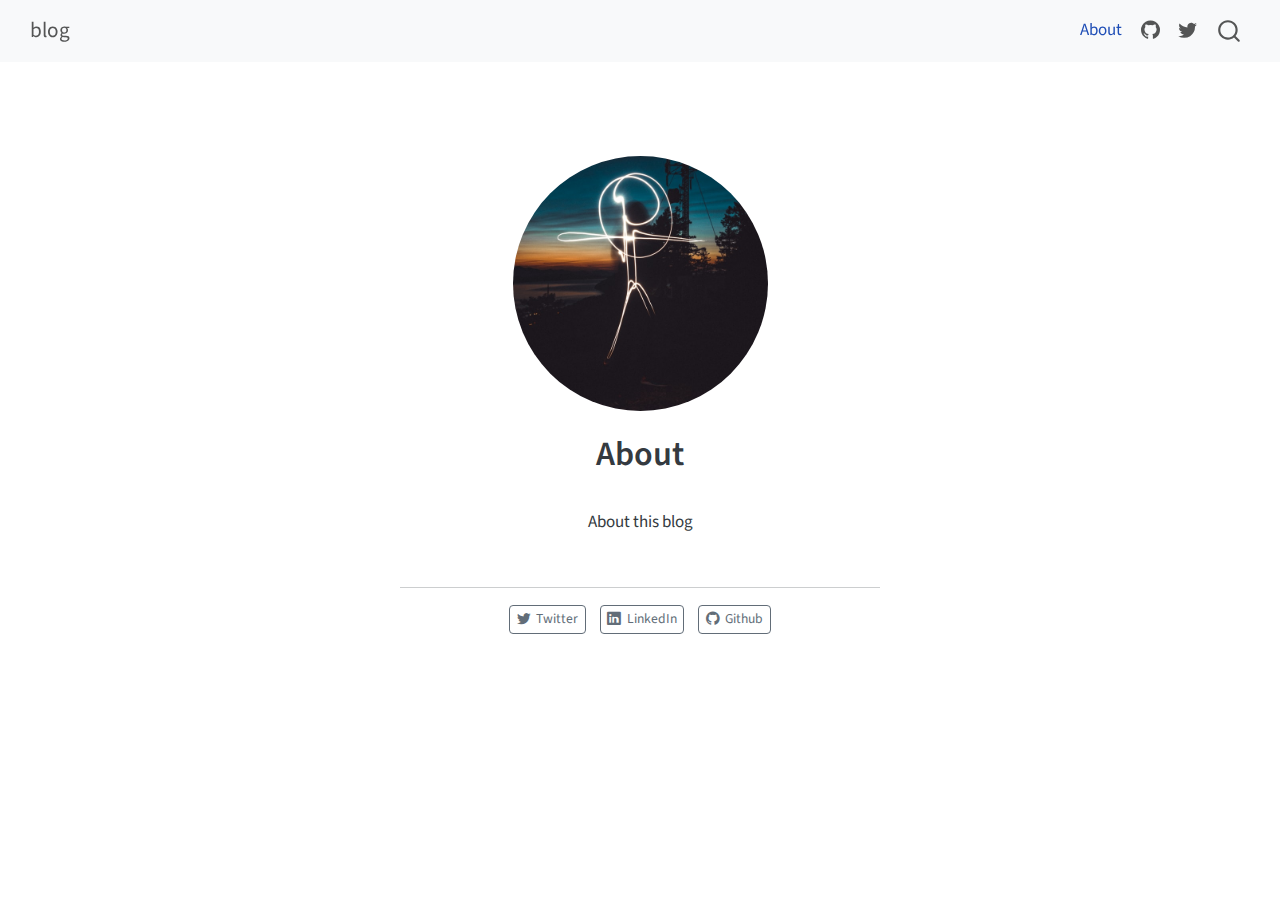
<file: about.html>
<!DOCTYPE html>
<html xmlns="http://www.w3.org/1999/xhtml" lang="en" xml:lang="en"><head>

<meta charset="utf-8">
<meta name="generator" content="quarto-1.4.550">

<meta name="viewport" content="width=device-width, initial-scale=1.0, user-scalable=yes">


<title>blog - About</title>
<style>
code{white-space: pre-wrap;}
span.smallcaps{font-variant: small-caps;}
div.columns{display: flex; gap: min(4vw, 1.5em);}
div.column{flex: auto; overflow-x: auto;}
div.hanging-indent{margin-left: 1.5em; text-indent: -1.5em;}
ul.task-list{list-style: none;}
ul.task-list li input[type="checkbox"] {
  width: 0.8em;
  margin: 0 0.8em 0.2em -1em; /* quarto-specific, see https://github.com/quarto-dev/quarto-cli/issues/4556 */ 
  vertical-align: middle;
}
</style>


<script src="site_libs/quarto-nav/quarto-nav.js"></script>
<script src="site_libs/quarto-nav/headroom.min.js"></script>
<script src="site_libs/clipboard/clipboard.min.js"></script>
<script src="site_libs/quarto-search/autocomplete.umd.js"></script>
<script src="site_libs/quarto-search/fuse.min.js"></script>
<script src="site_libs/quarto-search/quarto-search.js"></script>
<meta name="quarto:offset" content="./">
<script src="site_libs/quarto-html/quarto.js"></script>
<script src="site_libs/quarto-html/popper.min.js"></script>
<script src="site_libs/quarto-html/tippy.umd.min.js"></script>
<link href="site_libs/quarto-html/tippy.css" rel="stylesheet">
<link href="site_libs/quarto-html/quarto-syntax-highlighting.css" rel="stylesheet" id="quarto-text-highlighting-styles">
<script src="site_libs/bootstrap/bootstrap.min.js"></script>
<link href="site_libs/bootstrap/bootstrap-icons.css" rel="stylesheet">
<link href="site_libs/bootstrap/bootstrap.min.css" rel="stylesheet" id="quarto-bootstrap" data-mode="light">
<script id="quarto-search-options" type="application/json">{
  "location": "navbar",
  "copy-button": false,
  "collapse-after": 3,
  "panel-placement": "end",
  "type": "overlay",
  "limit": 50,
  "keyboard-shortcut": [
    "f",
    "/",
    "s"
  ],
  "show-item-context": false,
  "language": {
    "search-no-results-text": "No results",
    "search-matching-documents-text": "matching documents",
    "search-copy-link-title": "Copy link to search",
    "search-hide-matches-text": "Hide additional matches",
    "search-more-match-text": "more match in this document",
    "search-more-matches-text": "more matches in this document",
    "search-clear-button-title": "Clear",
    "search-text-placeholder": "",
    "search-detached-cancel-button-title": "Cancel",
    "search-submit-button-title": "Submit",
    "search-label": "Search"
  }
}</script>


<link rel="stylesheet" href="styles.css">
</head>

<body class="nav-fixed fullcontent">

<div id="quarto-search-results"></div>
  <header id="quarto-header" class="headroom fixed-top">
    <nav class="navbar navbar-expand-lg " data-bs-theme="dark">
      <div class="navbar-container container-fluid">
      <div class="navbar-brand-container mx-auto">
    <a class="navbar-brand" href="./index.html">
    <span class="navbar-title">blog</span>
    </a>
  </div>
            <div id="quarto-search" class="" title="Search"></div>
          <button class="navbar-toggler" type="button" data-bs-toggle="collapse" data-bs-target="#navbarCollapse" aria-controls="navbarCollapse" aria-expanded="false" aria-label="Toggle navigation" onclick="if (window.quartoToggleHeadroom) { window.quartoToggleHeadroom(); }">
  <span class="navbar-toggler-icon"></span>
</button>
          <div class="collapse navbar-collapse" id="navbarCollapse">
            <ul class="navbar-nav navbar-nav-scroll ms-auto">
  <li class="nav-item">
    <a class="nav-link active" href="./about.html" aria-current="page"> 
<span class="menu-text">About</span></a>
  </li>  
  <li class="nav-item compact">
    <a class="nav-link" href="https://github.com/"> <i class="bi bi-github" role="img">
</i> 
<span class="menu-text"></span></a>
  </li>  
  <li class="nav-item compact">
    <a class="nav-link" href="https://twitter.com"> <i class="bi bi-twitter" role="img">
</i> 
<span class="menu-text"></span></a>
  </li>  
</ul>
          </div> <!-- /navcollapse -->
          <div class="quarto-navbar-tools">
</div>
      </div> <!-- /container-fluid -->
    </nav>
</header>
<!-- content -->
<div id="quarto-content" class="quarto-container page-columns page-rows-contents page-layout-article page-navbar">
<!-- sidebar -->
<!-- margin-sidebar -->
    
<!-- main -->
<div class="quarto-about-jolla content">
  <img src="profile.jpg" class="about-image
  round " style="height: 15em; width: 15em;">
 <header id="title-block-header" class="quarto-title-block default">
<div class="quarto-title">
<h1 class="title">About</h1>
</div>
<div class="quarto-title-meta">
  </div>
</header><main class="content" id="quarto-document-content">
<p>About this blog</p>


</main> 
  <hr class="about-sep">
   <div class="about-links">
  <a href="https://twitter.com" class="about-link" rel="" target="">
    <i class="bi bi-twitter"></i>
     <span class="about-link-text">Twitter</span>
  </a>
  <a href="https://linkedin.com" class="about-link" rel="" target="">
    <i class="bi bi-linkedin"></i>
     <span class="about-link-text">LinkedIn</span>
  </a>
  <a href="https://github.com" class="about-link" rel="" target="">
    <i class="bi bi-github"></i>
     <span class="about-link-text">Github</span>
  </a>
</div>
</div>
 <!-- /main -->
<script id="quarto-html-after-body" type="application/javascript">
window.document.addEventListener("DOMContentLoaded", function (event) {
  const toggleBodyColorMode = (bsSheetEl) => {
    const mode = bsSheetEl.getAttribute("data-mode");
    const bodyEl = window.document.querySelector("body");
    if (mode === "dark") {
      bodyEl.classList.add("quarto-dark");
      bodyEl.classList.remove("quarto-light");
    } else {
      bodyEl.classList.add("quarto-light");
      bodyEl.classList.remove("quarto-dark");
    }
  }
  const toggleBodyColorPrimary = () => {
    const bsSheetEl = window.document.querySelector("link#quarto-bootstrap");
    if (bsSheetEl) {
      toggleBodyColorMode(bsSheetEl);
    }
  }
  toggleBodyColorPrimary();  
  const isCodeAnnotation = (el) => {
    for (const clz of el.classList) {
      if (clz.startsWith('code-annotation-')) {                     
        return true;
      }
    }
    return false;
  }
  const clipboard = new window.ClipboardJS('.code-copy-button', {
    text: function(trigger) {
      const codeEl = trigger.previousElementSibling.cloneNode(true);
      for (const childEl of codeEl.children) {
        if (isCodeAnnotation(childEl)) {
          childEl.remove();
        }
      }
      return codeEl.innerText;
    }
  });
  clipboard.on('success', function(e) {
    // button target
    const button = e.trigger;
    // don't keep focus
    button.blur();
    // flash "checked"
    button.classList.add('code-copy-button-checked');
    var currentTitle = button.getAttribute("title");
    button.setAttribute("title", "Copied!");
    let tooltip;
    if (window.bootstrap) {
      button.setAttribute("data-bs-toggle", "tooltip");
      button.setAttribute("data-bs-placement", "left");
      button.setAttribute("data-bs-title", "Copied!");
      tooltip = new bootstrap.Tooltip(button, 
        { trigger: "manual", 
          customClass: "code-copy-button-tooltip",
          offset: [0, -8]});
      tooltip.show();    
    }
    setTimeout(function() {
      if (tooltip) {
        tooltip.hide();
        button.removeAttribute("data-bs-title");
        button.removeAttribute("data-bs-toggle");
        button.removeAttribute("data-bs-placement");
      }
      button.setAttribute("title", currentTitle);
      button.classList.remove('code-copy-button-checked');
    }, 1000);
    // clear code selection
    e.clearSelection();
  });
  function tippyHover(el, contentFn, onTriggerFn, onUntriggerFn) {
    const config = {
      allowHTML: true,
      maxWidth: 500,
      delay: 100,
      arrow: false,
      appendTo: function(el) {
          return el.parentElement;
      },
      interactive: true,
      interactiveBorder: 10,
      theme: 'quarto',
      placement: 'bottom-start',
    };
    if (contentFn) {
      config.content = contentFn;
    }
    if (onTriggerFn) {
      config.onTrigger = onTriggerFn;
    }
    if (onUntriggerFn) {
      config.onUntrigger = onUntriggerFn;
    }
    window.tippy(el, config); 
  }
  const noterefs = window.document.querySelectorAll('a[role="doc-noteref"]');
  for (var i=0; i<noterefs.length; i++) {
    const ref = noterefs[i];
    tippyHover(ref, function() {
      // use id or data attribute instead here
      let href = ref.getAttribute('data-footnote-href') || ref.getAttribute('href');
      try { href = new URL(href).hash; } catch {}
      const id = href.replace(/^#\/?/, "");
      const note = window.document.getElementById(id);
      return note.innerHTML;
    });
  }
  const xrefs = window.document.querySelectorAll('a.quarto-xref');
  const processXRef = (id, note) => {
    // Strip column container classes
    const stripColumnClz = (el) => {
      el.classList.remove("page-full", "page-columns");
      if (el.children) {
        for (const child of el.children) {
          stripColumnClz(child);
        }
      }
    }
    stripColumnClz(note)
    if (id === null || id.startsWith('sec-')) {
      // Special case sections, only their first couple elements
      const container = document.createElement("div");
      if (note.children && note.children.length > 2) {
        container.appendChild(note.children[0].cloneNode(true));
        for (let i = 1; i < note.children.length; i++) {
          const child = note.children[i];
          if (child.tagName === "P" && child.innerText === "") {
            continue;
          } else {
            container.appendChild(child.cloneNode(true));
            break;
          }
        }
        if (window.Quarto?.typesetMath) {
          window.Quarto.typesetMath(container);
        }
        return container.innerHTML
      } else {
        if (window.Quarto?.typesetMath) {
          window.Quarto.typesetMath(note);
        }
        return note.innerHTML;
      }
    } else {
      // Remove any anchor links if they are present
      const anchorLink = note.querySelector('a.anchorjs-link');
      if (anchorLink) {
        anchorLink.remove();
      }
      if (window.Quarto?.typesetMath) {
        window.Quarto.typesetMath(note);
      }
      // TODO in 1.5, we should make sure this works without a callout special case
      if (note.classList.contains("callout")) {
        return note.outerHTML;
      } else {
        return note.innerHTML;
      }
    }
  }
  for (var i=0; i<xrefs.length; i++) {
    const xref = xrefs[i];
    tippyHover(xref, undefined, function(instance) {
      instance.disable();
      let url = xref.getAttribute('href');
      let hash = undefined; 
      if (url.startsWith('#')) {
        hash = url;
      } else {
        try { hash = new URL(url).hash; } catch {}
      }
      if (hash) {
        const id = hash.replace(/^#\/?/, "");
        const note = window.document.getElementById(id);
        if (note !== null) {
          try {
            const html = processXRef(id, note.cloneNode(true));
            instance.setContent(html);
          } finally {
            instance.enable();
            instance.show();
          }
        } else {
          // See if we can fetch this
          fetch(url.split('#')[0])
          .then(res => res.text())
          .then(html => {
            const parser = new DOMParser();
            const htmlDoc = parser.parseFromString(html, "text/html");
            const note = htmlDoc.getElementById(id);
            if (note !== null) {
              const html = processXRef(id, note);
              instance.setContent(html);
            } 
          }).finally(() => {
            instance.enable();
            instance.show();
          });
        }
      } else {
        // See if we can fetch a full url (with no hash to target)
        // This is a special case and we should probably do some content thinning / targeting
        fetch(url)
        .then(res => res.text())
        .then(html => {
          const parser = new DOMParser();
          const htmlDoc = parser.parseFromString(html, "text/html");
          const note = htmlDoc.querySelector('main.content');
          if (note !== null) {
            // This should only happen for chapter cross references
            // (since there is no id in the URL)
            // remove the first header
            if (note.children.length > 0 && note.children[0].tagName === "HEADER") {
              note.children[0].remove();
            }
            const html = processXRef(null, note);
            instance.setContent(html);
          } 
        }).finally(() => {
          instance.enable();
          instance.show();
        });
      }
    }, function(instance) {
    });
  }
      let selectedAnnoteEl;
      const selectorForAnnotation = ( cell, annotation) => {
        let cellAttr = 'data-code-cell="' + cell + '"';
        let lineAttr = 'data-code-annotation="' +  annotation + '"';
        const selector = 'span[' + cellAttr + '][' + lineAttr + ']';
        return selector;
      }
      const selectCodeLines = (annoteEl) => {
        const doc = window.document;
        const targetCell = annoteEl.getAttribute("data-target-cell");
        const targetAnnotation = annoteEl.getAttribute("data-target-annotation");
        const annoteSpan = window.document.querySelector(selectorForAnnotation(targetCell, targetAnnotation));
        const lines = annoteSpan.getAttribute("data-code-lines").split(",");
        const lineIds = lines.map((line) => {
          return targetCell + "-" + line;
        })
        let top = null;
        let height = null;
        let parent = null;
        if (lineIds.length > 0) {
            //compute the position of the single el (top and bottom and make a div)
            const el = window.document.getElementById(lineIds[0]);
            top = el.offsetTop;
            height = el.offsetHeight;
            parent = el.parentElement.parentElement;
          if (lineIds.length > 1) {
            const lastEl = window.document.getElementById(lineIds[lineIds.length - 1]);
            const bottom = lastEl.offsetTop + lastEl.offsetHeight;
            height = bottom - top;
          }
          if (top !== null && height !== null && parent !== null) {
            // cook up a div (if necessary) and position it 
            let div = window.document.getElementById("code-annotation-line-highlight");
            if (div === null) {
              div = window.document.createElement("div");
              div.setAttribute("id", "code-annotation-line-highlight");
              div.style.position = 'absolute';
              parent.appendChild(div);
            }
            div.style.top = top - 2 + "px";
            div.style.height = height + 4 + "px";
            div.style.left = 0;
            let gutterDiv = window.document.getElementById("code-annotation-line-highlight-gutter");
            if (gutterDiv === null) {
              gutterDiv = window.document.createElement("div");
              gutterDiv.setAttribute("id", "code-annotation-line-highlight-gutter");
              gutterDiv.style.position = 'absolute';
              const codeCell = window.document.getElementById(targetCell);
              const gutter = codeCell.querySelector('.code-annotation-gutter');
              gutter.appendChild(gutterDiv);
            }
            gutterDiv.style.top = top - 2 + "px";
            gutterDiv.style.height = height + 4 + "px";
          }
          selectedAnnoteEl = annoteEl;
        }
      };
      const unselectCodeLines = () => {
        const elementsIds = ["code-annotation-line-highlight", "code-annotation-line-highlight-gutter"];
        elementsIds.forEach((elId) => {
          const div = window.document.getElementById(elId);
          if (div) {
            div.remove();
          }
        });
        selectedAnnoteEl = undefined;
      };
        // Handle positioning of the toggle
    window.addEventListener(
      "resize",
      throttle(() => {
        elRect = undefined;
        if (selectedAnnoteEl) {
          selectCodeLines(selectedAnnoteEl);
        }
      }, 10)
    );
    function throttle(fn, ms) {
    let throttle = false;
    let timer;
      return (...args) => {
        if(!throttle) { // first call gets through
            fn.apply(this, args);
            throttle = true;
        } else { // all the others get throttled
            if(timer) clearTimeout(timer); // cancel #2
            timer = setTimeout(() => {
              fn.apply(this, args);
              timer = throttle = false;
            }, ms);
        }
      };
    }
      // Attach click handler to the DT
      const annoteDls = window.document.querySelectorAll('dt[data-target-cell]');
      for (const annoteDlNode of annoteDls) {
        annoteDlNode.addEventListener('click', (event) => {
          const clickedEl = event.target;
          if (clickedEl !== selectedAnnoteEl) {
            unselectCodeLines();
            const activeEl = window.document.querySelector('dt[data-target-cell].code-annotation-active');
            if (activeEl) {
              activeEl.classList.remove('code-annotation-active');
            }
            selectCodeLines(clickedEl);
            clickedEl.classList.add('code-annotation-active');
          } else {
            // Unselect the line
            unselectCodeLines();
            clickedEl.classList.remove('code-annotation-active');
          }
        });
      }
  const findCites = (el) => {
    const parentEl = el.parentElement;
    if (parentEl) {
      const cites = parentEl.dataset.cites;
      if (cites) {
        return {
          el,
          cites: cites.split(' ')
        };
      } else {
        return findCites(el.parentElement)
      }
    } else {
      return undefined;
    }
  };
  var bibliorefs = window.document.querySelectorAll('a[role="doc-biblioref"]');
  for (var i=0; i<bibliorefs.length; i++) {
    const ref = bibliorefs[i];
    const citeInfo = findCites(ref);
    if (citeInfo) {
      tippyHover(citeInfo.el, function() {
        var popup = window.document.createElement('div');
        citeInfo.cites.forEach(function(cite) {
          var citeDiv = window.document.createElement('div');
          citeDiv.classList.add('hanging-indent');
          citeDiv.classList.add('csl-entry');
          var biblioDiv = window.document.getElementById('ref-' + cite);
          if (biblioDiv) {
            citeDiv.innerHTML = biblioDiv.innerHTML;
          }
          popup.appendChild(citeDiv);
        });
        return popup.innerHTML;
      });
    }
  }
});
</script>
</div> <!-- /content -->




</body></html>
</file>
<file: site_libs/quarto-html/tippy.css>
.tippy-box[data-animation=fade][data-state=hidden]{opacity:0}[data-tippy-root]{max-width:calc(100vw - 10px)}.tippy-box{position:relative;background-color:#333;color:#fff;border-radius:4px;font-size:14px;line-height:1.4;white-space:normal;outline:0;transition-property:transform,visibility,opacity}.tippy-box[data-placement^=top]>.tippy-arrow{bottom:0}.tippy-box[data-placement^=top]>.tippy-arrow:before{bottom:-7px;left:0;border-width:8px 8px 0;border-top-color:initial;transform-origin:center top}.tippy-box[data-placement^=bottom]>.tippy-arrow{top:0}.tippy-box[data-placement^=bottom]>.tippy-arrow:before{top:-7px;left:0;border-width:0 8px 8px;border-bottom-color:initial;transform-origin:center bottom}.tippy-box[data-placement^=left]>.tippy-arrow{right:0}.tippy-box[data-placement^=left]>.tippy-arrow:before{border-width:8px 0 8px 8px;border-left-color:initial;right:-7px;transform-origin:center left}.tippy-box[data-placement^=right]>.tippy-arrow{left:0}.tippy-box[data-placement^=right]>.tippy-arrow:before{left:-7px;border-width:8px 8px 8px 0;border-right-color:initial;transform-origin:center right}.tippy-box[data-inertia][data-state=visible]{transition-timing-function:cubic-bezier(.54,1.5,.38,1.11)}.tippy-arrow{width:16px;height:16px;color:#333}.tippy-arrow:before{content:"";position:absolute;border-color:transparent;border-style:solid}.tippy-content{position:relative;padding:5px 9px;z-index:1}
</file>
<file: site_libs/quarto-html/quarto-syntax-highlighting.css>
/* quarto syntax highlight colors */
:root {
  --quarto-hl-ot-color: #003B4F;
  --quarto-hl-at-color: #657422;
  --quarto-hl-ss-color: #20794D;
  --quarto-hl-an-color: #5E5E5E;
  --quarto-hl-fu-color: #4758AB;
  --quarto-hl-st-color: #20794D;
  --quarto-hl-cf-color: #003B4F;
  --quarto-hl-op-color: #5E5E5E;
  --quarto-hl-er-color: #AD0000;
  --quarto-hl-bn-color: #AD0000;
  --quarto-hl-al-color: #AD0000;
  --quarto-hl-va-color: #111111;
  --quarto-hl-bu-color: inherit;
  --quarto-hl-ex-color: inherit;
  --quarto-hl-pp-color: #AD0000;
  --quarto-hl-in-color: #5E5E5E;
  --quarto-hl-vs-color: #20794D;
  --quarto-hl-wa-color: #5E5E5E;
  --quarto-hl-do-color: #5E5E5E;
  --quarto-hl-im-color: #00769E;
  --quarto-hl-ch-color: #20794D;
  --quarto-hl-dt-color: #AD0000;
  --quarto-hl-fl-color: #AD0000;
  --quarto-hl-co-color: #5E5E5E;
  --quarto-hl-cv-color: #5E5E5E;
  --quarto-hl-cn-color: #8f5902;
  --quarto-hl-sc-color: #5E5E5E;
  --quarto-hl-dv-color: #AD0000;
  --quarto-hl-kw-color: #003B4F;
}

/* other quarto variables */
:root {
  --quarto-font-monospace: SFMono-Regular, Menlo, Monaco, Consolas, "Liberation Mono", "Courier New", monospace;
}

pre > code.sourceCode > span {
  color: #003B4F;
}

code span {
  color: #003B4F;
}

code.sourceCode > span {
  color: #003B4F;
}

div.sourceCode,
div.sourceCode pre.sourceCode {
  color: #003B4F;
}

code span.ot {
  color: #003B4F;
  font-style: inherit;
}

code span.at {
  color: #657422;
  font-style: inherit;
}

code span.ss {
  color: #20794D;
  font-style: inherit;
}

code span.an {
  color: #5E5E5E;
  font-style: inherit;
}

code span.fu {
  color: #4758AB;
  font-style: inherit;
}

code span.st {
  color: #20794D;
  font-style: inherit;
}

code span.cf {
  color: #003B4F;
  font-style: inherit;
}

code span.op {
  color: #5E5E5E;
  font-style: inherit;
}

code span.er {
  color: #AD0000;
  font-style: inherit;
}

code span.bn {
  color: #AD0000;
  font-style: inherit;
}

code span.al {
  color: #AD0000;
  font-style: inherit;
}

code span.va {
  color: #111111;
  font-style: inherit;
}

code span.bu {
  font-style: inherit;
}

code span.ex {
  font-style: inherit;
}

code span.pp {
  color: #AD0000;
  font-style: inherit;
}

code span.in {
  color: #5E5E5E;
  font-style: inherit;
}

code span.vs {
  color: #20794D;
  font-style: inherit;
}

code span.wa {
  color: #5E5E5E;
  font-style: italic;
}

code span.do {
  color: #5E5E5E;
  font-style: italic;
}

code span.im {
  color: #00769E;
  font-style: inherit;
}

code span.ch {
  color: #20794D;
  font-style: inherit;
}

code span.dt {
  color: #AD0000;
  font-style: inherit;
}

code span.fl {
  color: #AD0000;
  font-style: inherit;
}

code span.co {
  color: #5E5E5E;
  font-style: inherit;
}

code span.cv {
  color: #5E5E5E;
  font-style: italic;
}

code span.cn {
  color: #8f5902;
  font-style: inherit;
}

code span.sc {
  color: #5E5E5E;
  font-style: inherit;
}

code span.dv {
  color: #AD0000;
  font-style: inherit;
}

code span.kw {
  color: #003B4F;
  font-style: inherit;
}

.prevent-inlining {
  content: "</";
}

/*# sourceMappingURL=debc5d5d77c3f9108843748ff7464032.css.map */
</file>
<file: styles.css>
/* css styles */
</file>
